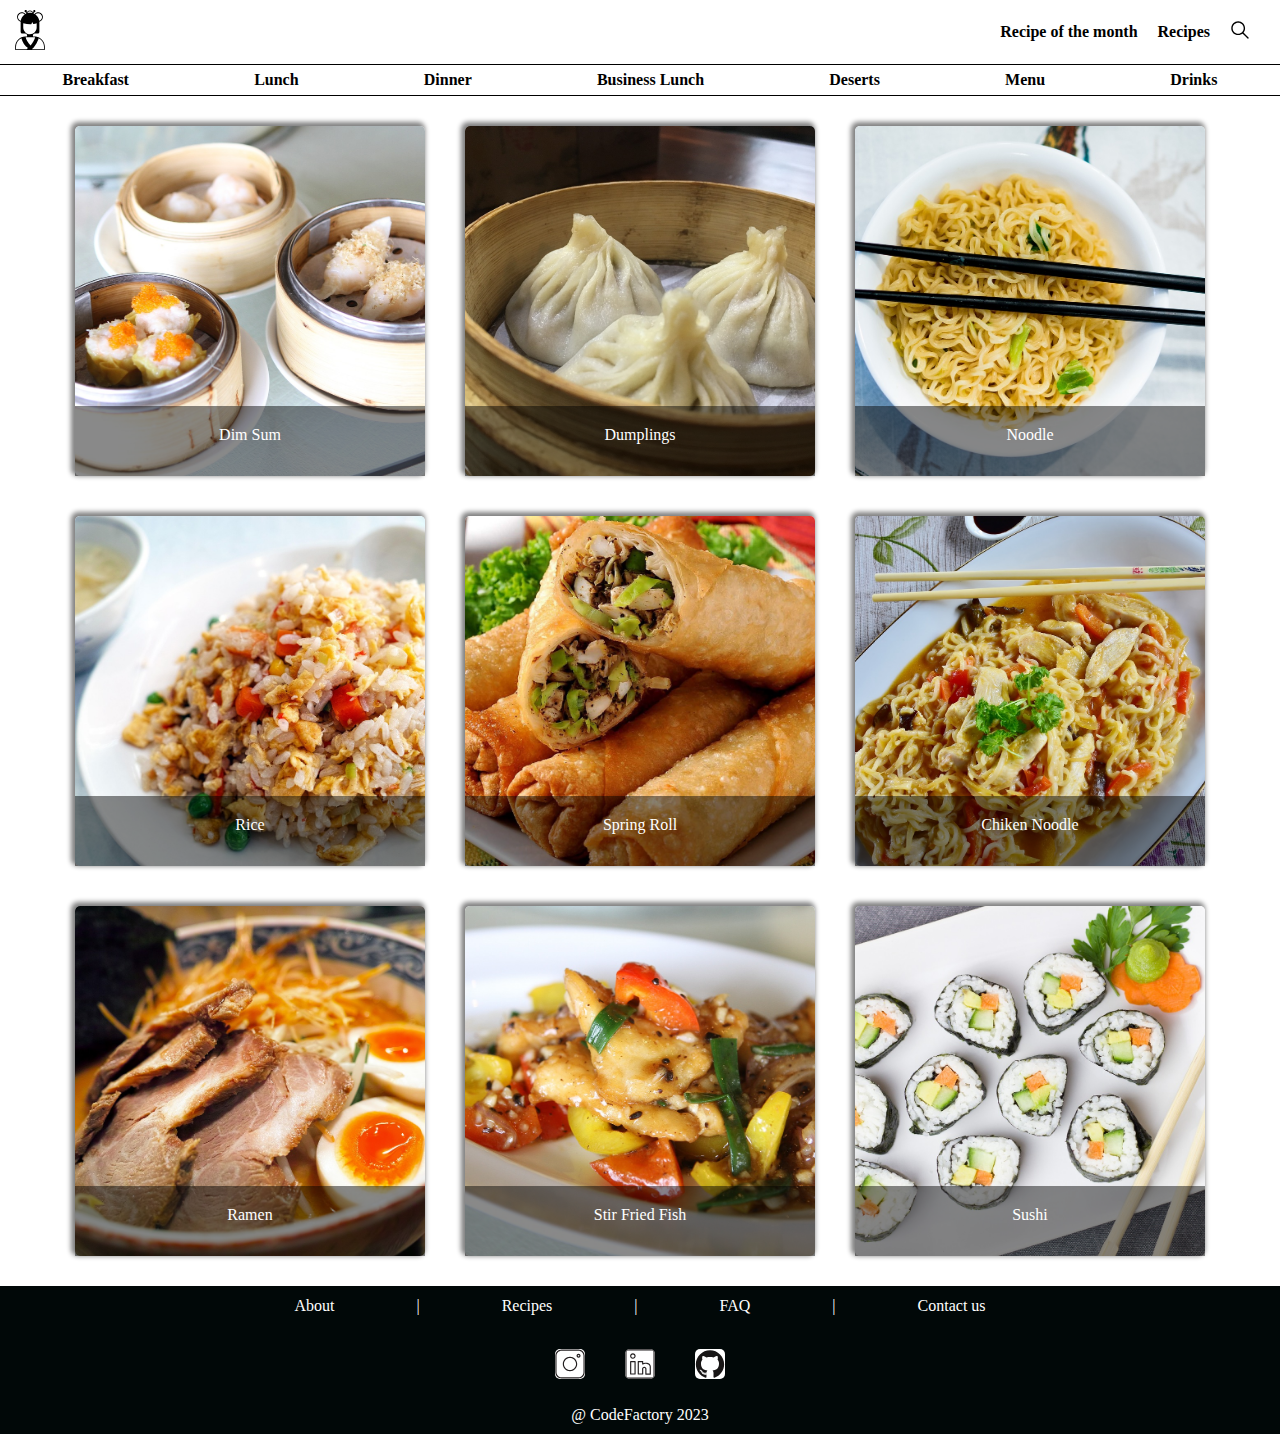
<file: index.html>
<!DOCTYPE html>
<html lang="en">
  <head>
    <meta charset="UTF-8" />
    <meta http-equiv="X-UA-Compatible" content="IE=edge" />
    <meta name="viewport" content="width=device-width, initial-scale=1.0" />
    <title>Food Blog</title>
    <link rel="stylesheet" href="index.css" />
  </head>
  <body>
    <!-- Structure uf navigation bar and menu -->

    <div id="main-container">
      <nav>
        <div class="logo">
          <img class="logo-icon" src="Photos/chinese-woman.svg" alt="" />
        </div>
        <div class="navigation">
          <div>
            <a class="recipe-of-month" href="recipe.html"
              >Recipe of the month</a
            >
          </div>
          <div>Recipes</div>
          <div><img class="search" src="Photos/search.svg" alt="" /></div>
        </div>
      </nav>

      <ul class="menu">
        <li>Breakfast</li>
        <li>Lunch</li>
        <li>Dinner</li>
        <li>Business Lunch</li>
        <li>Deserts</li>
        <li>Menu</li>
        <li>Drinks</li>
      </ul>

      <!-- Structure of the main grid/menu photos -->
      <div class="menu-container">
        <div class="photo1">
          <img src="Photos/dim-sum-g33860eaf0_1280.jpg" alt="" />

          <div class="text"><p>Dim Sum</p></div>
        </div>
        <div class="photo2">
          <img src="Photos/dumplings-g23a4bb532_1280.jpg" alt="" />
          <div class="text"><p>Dumplings</p></div>
        </div>
        <div class="photo3">
          <img src="Photos/food-g20445a788_1280.jpg" alt="" />
          <div class="text"><p>Noodle</p></div>
        </div>
        <div class="photo4">
          <img src="Photos/fried-rice-gc6c86bace_1280.jpg" alt="" />
          <div class="text"><p>Rice</p></div>
        </div>
        <div class="photo5">
          <img src="Photos/nem-g02f10bda8_1280.jpg" alt="" />
          <div class="text"><p>Spring Roll</p></div>
        </div>
        <div class="photo6">
          <img src="Photos/noodles-g745bb7f42_1280.jpg" alt="" />
          <div class="text"><p>Chiken Noodle</p></div>
        </div>
        <div class="photo7">
          <img src="Photos/ramen-g3e4fc1480_1280.jpg" alt="" />
          <div class="text"><p>Ramen</p></div>
        </div>
        <div class="photo8">
          <img
            src="Photos/stir-fried-fish-with-sweet-chili-gc50453dfd_1280.jpg"
            alt=""
          />
          <div class="text"><p>Stir Fried Fish</p></div>
        </div>
        <div class="photo9">
          <img src="Photos/sushi-g6327baf22_1280.jpg" alt="" />
          <div class="text"><p>Sushi</p></div>
        </div>
      </div>

      <!-- footer -->
      <footer>
        <div>
          <ul class="first-line">
            <li>About</li>
            <li>|</li>
            <li><a class="recipe-of-day" href="recipe.html">Recipes</a></li>
            <li>|</li>
            <li>FAQ</li>
            <li>|</li>
            <li>
              <a class="contactus" href="https://codefactory.wien/en/home-en/"
                >Contact us</a
              >
            </li>
          </ul>
        </div>
        <div>
          <ul class="social-networks">
            <li><img class="logo" src="Photos/instagram.svg" /></li>
            <li><img class="logo" src="Photos/linkedin.svg" /></li>
            <li><img class="logo" src="Photos/github.svg" /></li>
          </ul>
        </div>
        <div class="copyrights">@ CodeFactory 2023</div>
      </footer>
    </div>
  </body>
</html>
</file>
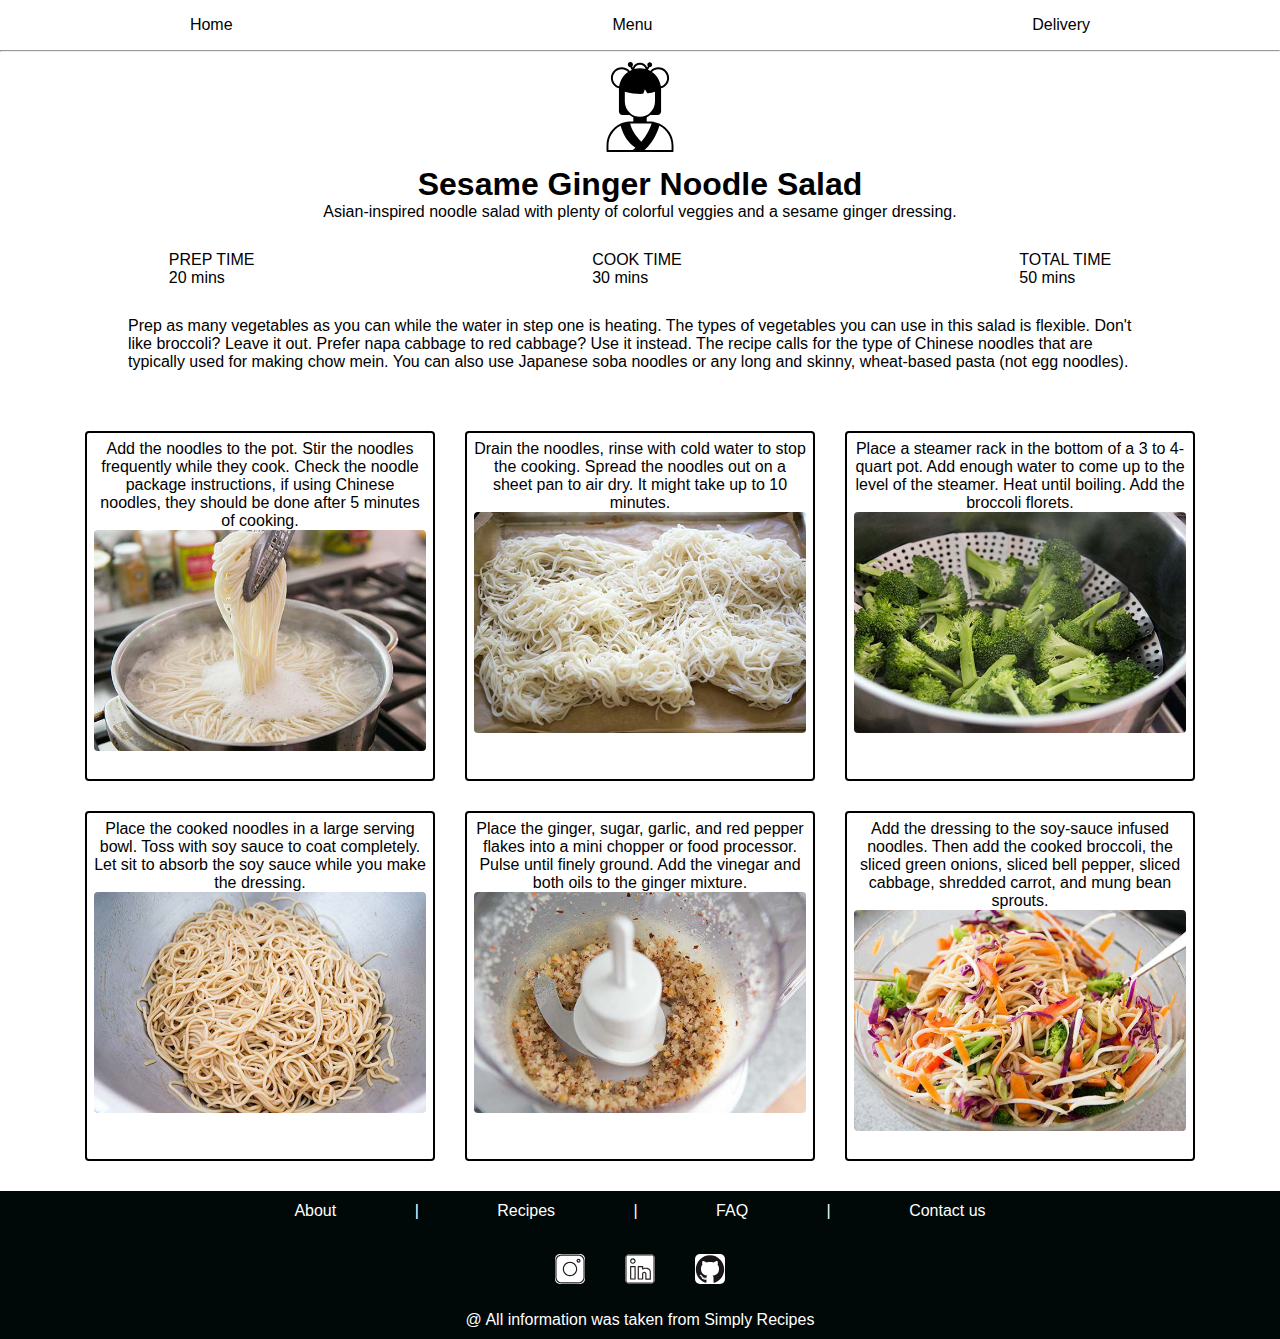
<file: recipe.html>
<!DOCTYPE html>
<html lang="en">
  <head>
    <meta charset="UTF-8" />
    <meta http-equiv="X-UA-Compatible" content="IE=edge" />
    <meta name="viewport" content="width=device-width, initial-scale=1.0" />
    <link rel="stylesheet" href="recipe.css" />
    <title>Recipe of the month</title>
  </head>
  <body>
    <nav>
      <ul class="navigation">
        <li>Home</li>
        <li>Menu</li>
        <li>Delivery</li>
      </ul>
    </nav>

    <hr />

    <div class="main-icon">
      <span><img src="Photos/chinese-woman.svg" alt="" /></span>
    </div>

    <div class="main-container">
      <h1>Sesame Ginger Noodle Salad</h1>
      <p class="description">
        Asian-inspired noodle salad with plenty of colorful veggies and a sesame
        ginger dressing.
      </p>
      <div class="main-info">
        <div class="time">
          <ul>
            <li>PREP TIME</li>
            20 mins
          </ul>
          <ul>
            <li>COOK TIME</li>
            <li>30 mins</li>
          </ul>
          <ul>
            <li>TOTAL TIME</li>
            <li>50 mins</li>
          </ul>
        </div>

        <div class="details">
          <p>
            Prep as many vegetables as you can while the water in step one is
            heating. The types of vegetables you can use in this salad is
            flexible. Don't like broccoli? Leave it out. Prefer napa cabbage to
            red cabbage? Use it instead. The recipe calls for the type of
            Chinese noodles that are typically used for making chow mein. You
            can also use Japanese soba noodles or any long and skinny,
            wheat-based pasta (not egg noodles).
          </p>
        </div>
      </div>

      <!-- Structure of the step by step recipe -->

      <div class="step-by-step-photo">
        <div class="step1">
          <p>
            Add the noodles to the pot. Stir the noodles frequently while they
            cook. Check the noodle package instructions, if using Chinese
            noodles, they should be done after 5 minutes of cooking.
          </p>
          <img
            src="Recipe Photo/__opt__aboutcom__coeus__resources__content_migration__simply_recipes__uploads__2014__05__asian-noodle-salad-method-600-1-2a5b5c68e1ea459c9a01493389a7855b.jpg"
            alt=""
          />
        </div>
        <div class="step2">
          <p>
            Drain the noodles, rinse with cold water to stop the cooking. Spread
            the noodles out on a sheet pan to air dry. It might take up to 10
            minutes.
          </p>
          <img
            src="Recipe Photo/__opt__aboutcom__coeus__resources__content_migration__simply_recipes__uploads__2014__05__asian-noodle-salad-method-600-2-c995317443284c14aa2a0b0a39885be1.jpg"
            alt=""
          />
        </div>
        <div class="step3">
          <p>
            Place a steamer rack in the bottom of a 3 to 4-quart pot. Add enough
            water to come up to the level of the steamer. Heat until boiling.
            Add the broccoli florets.
          </p>
          <img
            src="Recipe Photo/__opt__aboutcom__coeus__resources__content_migration__simply_recipes__uploads__2014__05__asian-noodle-salad-method-600-3-27c207bbf5f14f3898bae66b2207a46b.jpg"
            alt=""
          />
        </div>
        <div class="step4">
          <p>
            Place the cooked noodles in a large serving bowl. Toss with soy
            sauce to coat completely. Let sit to absorb the soy sauce while you
            make the dressing.
          </p>
          <img
            src="Recipe Photo/__opt__aboutcom__coeus__resources__content_migration__simply_recipes__uploads__2014__05__asian-noodle-salad-method-600-4-ca69b30553f6416fa7db62845cdb0935.jpg"
            alt=""
          />
        </div>
        <div class="step5">
          <p>
            Place the ginger, sugar, garlic, and red pepper flakes into a mini
            chopper or food processor. Pulse until finely ground. Add the
            vinegar and both oils to the ginger mixture.
          </p>
          <img
            src="Recipe Photo/__opt__aboutcom__coeus__resources__content_migration__simply_recipes__uploads__2014__05__asian-noodle-salad-method-600-5-1e56b38d4ca24fa7bc729d90bd7aa58b.jpg"
            alt=""
          />
        </div>
        <div class="step6">
          <p>
            Add the dressing to the soy-sauce infused noodles. Then add the
            cooked broccoli, the sliced green onions, sliced bell pepper, sliced
            cabbage, shredded carrot, and mung bean sprouts.
          </p>
          <img
            src="Recipe Photo/__opt__aboutcom__coeus__resources__content_migration__simply_recipes__uploads__2014__05__asian-noodle-salad-method-600-7-e8ed95428ab34b93971be583f08ec1da.jpg"
            alt=""
          />
        </div>
      </div>

      <!-- footer -->
      <footer class="footer">
        <div>
          <ul class="first-line">
            <li>About</li>
            <li>|</li>
            <li><a class="recipe-of-day" href="recipe.html">Recipes</a></li>
            <li>|</li>
            <li>FAQ</li>
            <li>|</li>
            <li>
              <a class="contactus" href="https://codefactory.wien/en/home-en/"
                >Contact us</a
              >
            </li>
          </ul>
        </div>
        <div>
          <ul class="social-networks">
            <li><img class="logo" src="Photos/instagram.svg" /></li>
            <li><img class="logo" src="Photos/linkedin.svg" /></li>
            <li><img class="logo" src="Photos/github.svg" /></li>
          </ul>
        </div>
        <div class="copyrights">
          @ All information was taken from Simply Recipes
        </div>
      </footer>
    </div>
  </body>
</html>
</file>
<file: index.css>
* {
  margin: 0;
  padding: 0;
}

#main-container {
  /* second part of the nav bar, where menu is*/
}
#main-container nav {
  display: flex;
  width: 100%;
}
#main-container nav .logo-icon {
  width: 40px;
  padding: 10px;
}
#main-container nav .navigation {
  width: 100%;
  display: flex;
  gap: 20px;
  align-items: center;
  justify-content: flex-end;
  padding-right: 30px;
  font-weight: bold;
}
#main-container nav .navigation .search {
  width: 20px;
}
#main-container nav .navigation .recipe-of-month {
  text-decoration: none;
  color: black;
}
#main-container .menu {
  width: 100%;
  height: 30px;
  display: flex;
  justify-content: space-around;
  align-items: center;
  list-style-type: none;
  border-top: 1px solid black;
  border-bottom: 1px solid black;
  font-weight: bold;
}
#main-container .menu-container {
  display: grid;
  grid-template-columns: repeat(3, 350px);
  grid-template-rows: repeat(3, 350px);
  gap: 40px;
  justify-content: center;
  padding: 30px;
}
#main-container .menu-container img {
  width: 100%;
  height: 100%;
  -o-object-fit: cover;
     object-fit: cover;
  border-radius: 5px;
  box-shadow: -2px -2px 5px 2px gray;
}
#main-container .menu-container .photo1, #main-container .menu-container .photo2, #main-container .menu-container .photo3,
#main-container .menu-container .photo4, #main-container .menu-container .photo5, #main-container .menu-container .photo6,
#main-container .menu-container .photo7, #main-container .menu-container .photo8, #main-container .menu-container .photo9 {
  position: relative;
}
#main-container .menu-container .photo1 .text, #main-container .menu-container .photo2 .text, #main-container .menu-container .photo3 .text,
#main-container .menu-container .photo4 .text, #main-container .menu-container .photo5 .text, #main-container .menu-container .photo6 .text,
#main-container .menu-container .photo7 .text, #main-container .menu-container .photo8 .text, #main-container .menu-container .photo9 .text {
  position: absolute;
  color: white;
  width: 100%;
  height: 20%;
  background-color: rgba(0, 0, 0, 0.463);
  bottom: 0px;
  text-align: center;
}
#main-container .menu-container .photo1 p, #main-container .menu-container .photo2 p, #main-container .menu-container .photo3 p,
#main-container .menu-container .photo4 p, #main-container .menu-container .photo5 p, #main-container .menu-container .photo6 p,
#main-container .menu-container .photo7 p, #main-container .menu-container .photo8 p, #main-container .menu-container .photo9 p {
  margin-top: 20px;
}
#main-container footer {
  background-color: rgb(1, 8, 8);
  color: white;
  width: 100%;
}
#main-container footer .logo {
  width: 30px;
  background-color: white; /* instead of white icons i used black one with white background color*/
  border-radius: 5px;
  cursor: pointer;
}
#main-container footer .recipe-of-day {
  text-decoration: none;
  color: white;
}
#main-container footer .first-line {
  height: 40px;
  display: flex;
  list-style-type: none;
  align-items: center;
  justify-content: space-between;
  padding: 0 23% 0 23%;
}
#main-container footer .first-line .contactus {
  text-decoration: none;
  color: white;
}
#main-container footer .social-networks {
  height: 40px;
  display: flex;
  list-style-type: none;
  gap: 40px;
  align-items: center;
  justify-content: center;
  padding-top: 20px;
}
#main-container footer .copyrights {
  display: flex;
  justify-content: center;
  padding: 20px 0 10px 0;
}
@media screen and (max-width: 700px) {
  #main-container .menu-container {
    grid-template-columns: repeat(1, 400px);
  }
}/*# sourceMappingURL=index.css.map */
</file>
<file: recipe.css>
* {
  margin: 0;
  padding: 0;
}

body {
  font-family: Verdana, Geneva, Tahoma, sans-serif;
}

nav .navigation {
  height: 50px;
  align-items: center;
  display: flex;
  justify-content: space-around;
}
nav .navigation li {
  padding: 10px;
  list-style: none;
  border-radius: 3px;
  color: rgb(1, 1, 1);
  transition: all 0.7s ease-in-out;
}
nav .navigation li:hover {
  background-color: rgba(0, 0, 0, 0.782);
  color: white;
  cursor: pointer;
  border-radius: 3px;
}

.main-icon { /*Placed big icon in the centre to make all future recipis pages in the same style*/
  display: flex;
  justify-content: center;
}
.main-icon span {
  width: 90px;
  padding: 10px 0 10px 0;
}

.main-container {
  /*styling of information part*/
  /*styling of the main grid*/
  /*atyling of footer*/
}
.main-container h1 {
  width: 100%;
  text-align: center;
}
.main-container .description {
  width: 100%;
  padding-bottom: 30px;
  text-align: center;
}
.main-container .main-info .time {
  width: 100%;
  display: flex;
  justify-content: space-around;
}
.main-container .main-info .time ul li {
  list-style-type: none;
}
.main-container .main-info .details {
  width: 80%;
  margin: auto;
}
.main-container .main-info .details p {
  padding: 30px 0 30px 0;
}
.main-container .step-by-step-photo {
  width: 100%;
  height: 100%;
  display: grid;
  grid-template-columns: repeat(3, 350px);
  grid-template-rows: repeat(2, 350px);
  gap: 30px;
  justify-content: center;
  border-radius: 10px;
  padding: 30px 0 30px 0;
}
.main-container .step-by-step-photo img {
  width: 100%;
  height: auto;
  -o-object-fit: cover;
     object-fit: cover;
  border-radius: 4px;
  text-align: justify;
}
.main-container .step-by-step-photo .step1, .main-container .step-by-step-photo .step2, .main-container .step-by-step-photo .step3, .main-container .step-by-step-photo .step4, .main-container .step-by-step-photo .step5, .main-container .step-by-step-photo .step6, .main-container .step-by-step-photo .step7, .main-container .step-by-step-photo .step8, .main-container .step-by-step-photo .step9 {
  border: 2px solid black;
  border-radius: 4px;
  text-align: center;
  padding: 7px;
}
.main-container footer {
  background-color: rgb(1, 8, 8);
  color: white;
  width: 100%;
}
.main-container footer .logo {
  width: 30px;
  background-color: white;
  border-radius: 5px;
  cursor: pointer;
}
.main-container footer .recipe-of-day {
  text-decoration: none;
  color: white;
}
.main-container footer .first-line {
  height: 40px;
  display: flex;
  list-style-type: none;
  align-items: center;
  justify-content: space-between;
  padding: 0 23% 0 23%;
}
.main-container footer .first-line .contactus {
  text-decoration: none;
  color: white;
}
.main-container footer .social-networks {
  height: 40px;
  display: flex;
  list-style-type: none;
  gap: 40px;
  align-items: center;
  justify-content: center;
  padding-top: 20px;
}
.main-container footer .copyrights {
  display: flex;
  justify-content: center;
  padding: 20px 0 10px 0;
}
@media screen and (max-width: 700px) {
  .main-container .step-by-step-photo {
    grid-template-columns: repeat(1, 400px);
  }
}/*# sourceMappingURL=recipe.css.map */
</file>
